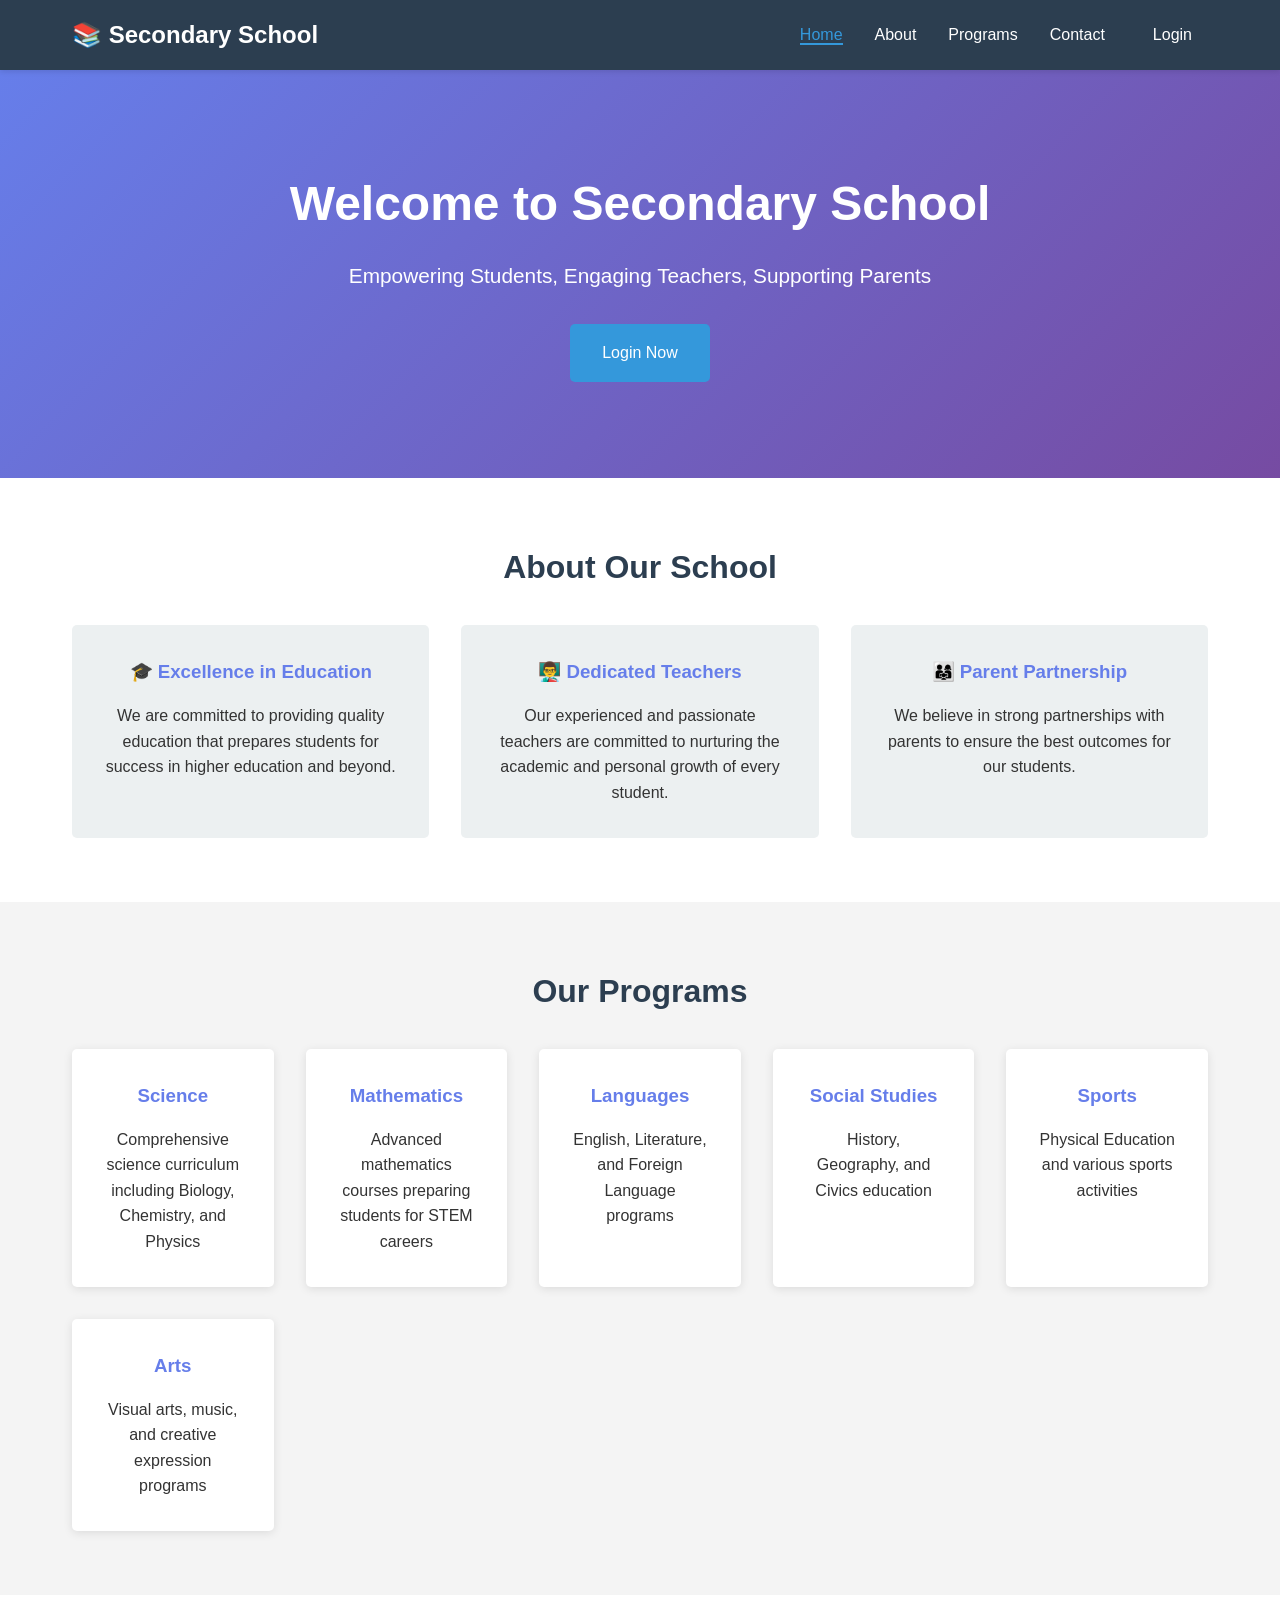
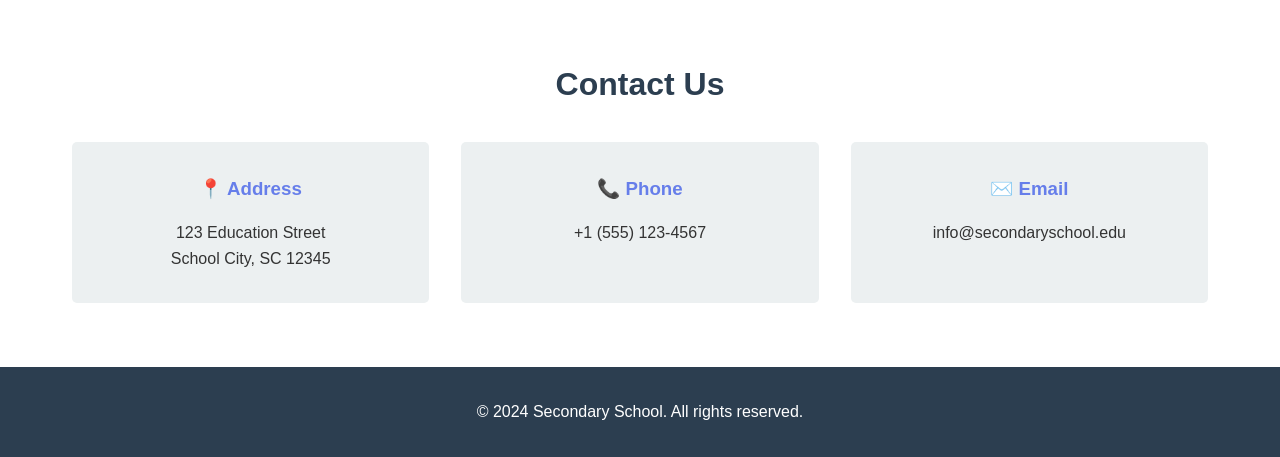
<file: index.html>
<!DOCTYPE html>
<html lang="en">
<head>
    <meta charset="UTF-8">
    <meta name="viewport" content="width=device-width, initial-scale=1.0">
    <title>Secondary School - Home</title>
    <link rel="stylesheet" href="styles.css">
</head>
<body>
    <nav class="navbar">
        <div class="nav-container">
            <div class="logo">📚 Secondary School</div>
            <ul class="nav-links">
                <li><a href="index.html" class="active">Home</a></li>
                <li><a href="#about">About</a></li>
                <li><a href="#programs">Programs</a></li>
                <li><a href="#contact">Contact</a></li>
                <li><a href="login.html" class="login-btn">Login</a></li>
            </ul>
        </div>
    </nav>

    <header class="hero">
        <div class="hero-content">
            <h1>Welcome to Secondary School</h1>
            <p>Empowering Students, Engaging Teachers, Supporting Parents</p>
            <a href="login.html" class="cta-btn">Login Now</a>
        </div>
    </header>

    <section id="about" class="about">
        <div class="container">
            <h2>About Our School</h2>
            <div class="about-content">
                <div class="about-item">
                    <h3>🎓 Excellence in Education</h3>
                    <p>We are committed to providing quality education that prepares students for success in higher education and beyond.</p>
                </div>
                <div class="about-item">
                    <h3>👨‍🏫 Dedicated Teachers</h3>
                    <p>Our experienced and passionate teachers are committed to nurturing the academic and personal growth of every student.</p>
                </div>
                <div class="about-item">
                    <h3>👨‍👩‍👧 Parent Partnership</h3>
                    <p>We believe in strong partnerships with parents to ensure the best outcomes for our students.</p>
                </div>
            </div>
        </div>
    </section>

    <section id="programs" class="programs">
        <div class="container">
            <h2>Our Programs</h2>
            <div class="programs-grid">
                <div class="program-card">
                    <h3>Science</h3>
                    <p>Comprehensive science curriculum including Biology, Chemistry, and Physics</p>
                </div>
                <div class="program-card">
                    <h3>Mathematics</h3>
                    <p>Advanced mathematics courses preparing students for STEM careers</p>
                </div>
                <div class="program-card">
                    <h3>Languages</h3>
                    <p>English, Literature, and Foreign Language programs</p>
                </div>
                <div class="program-card">
                    <h3>Social Studies</h3>
                    <p>History, Geography, and Civics education</p>
                </div>
                <div class="program-card">
                    <h3>Sports</h3>
                    <p>Physical Education and various sports activities</p>
                </div>
                <div class="program-card">
                    <h3>Arts</h3>
                    <p>Visual arts, music, and creative expression programs</p>
                </div>
            </div>
        </div>
    </section>

    <section id="contact" class="contact">
        <div class="container">
            <h2>Contact Us</h2>
            <div class="contact-info">
                <div class="contact-item">
                    <h3>📍 Address</h3>
                    <p>123 Education Street<br>School City, SC 12345</p>
                </div>
                <div class="contact-item">
                    <h3>📞 Phone</h3>
                    <p>+1 (555) 123-4567</p>
                </div>
                <div class="contact-item">
                    <h3>✉️ Email</h3>
                    <p>info@secondaryschool.edu</p>
                </div>
            </div>
        </div>
    </section>

    <footer>
        <p>&copy; 2024 Secondary School. All rights reserved.</p>
    </footer>
</body>
</html>
</file>
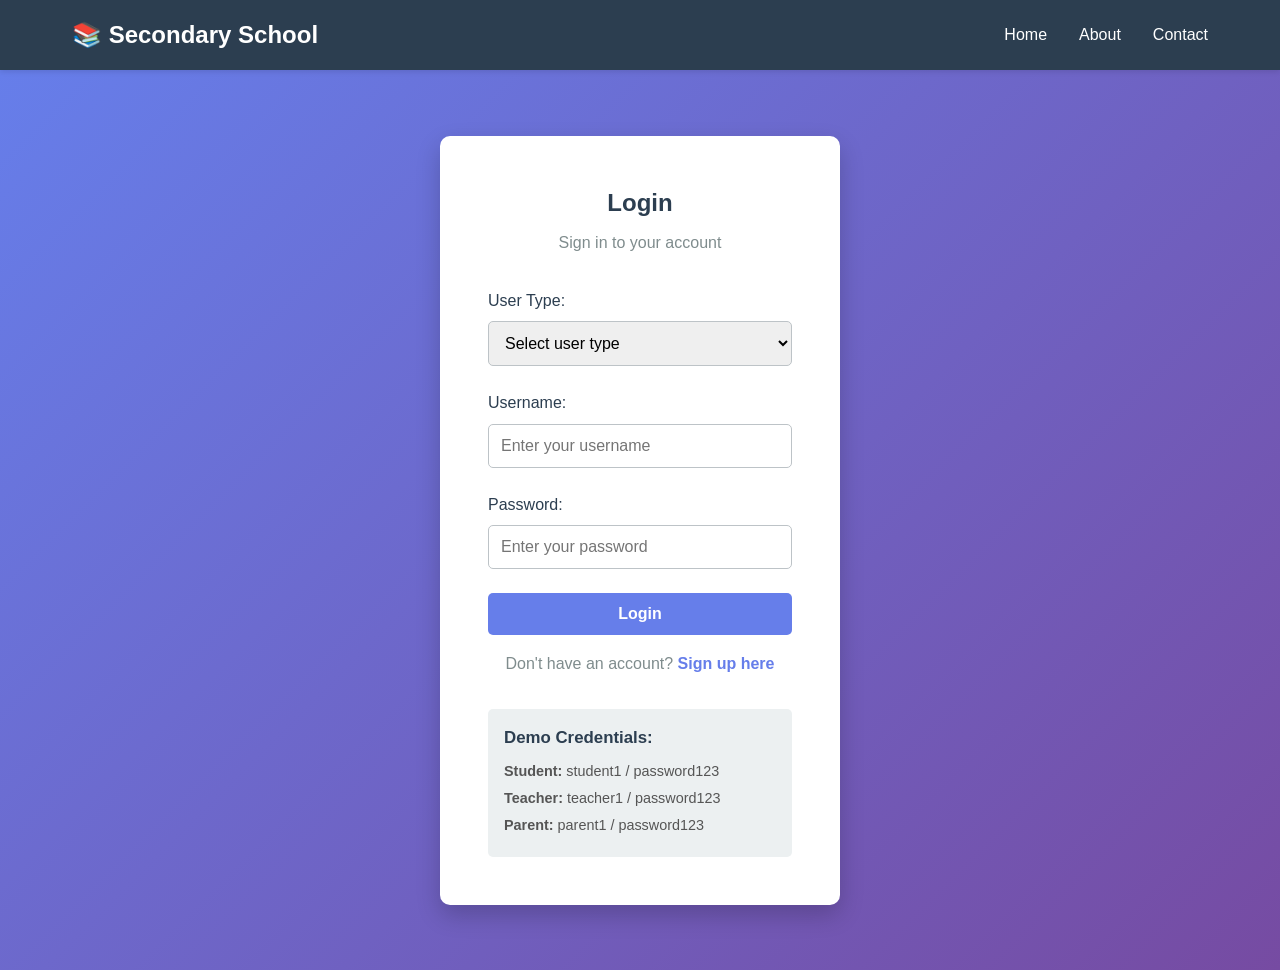
<file: login.html>
<!DOCTYPE html>
<html lang="en">
<head>
    <meta charset="UTF-8">
    <meta name="viewport" content="width=device-width, initial-scale=1.0">
    <title>Login - Secondary School</title>
    <link rel="stylesheet" href="styles.css">
</head>
<body>
    <nav class="navbar">
        <div class="nav-container">
            <div class="logo">📚 Secondary School</div>
            <ul class="nav-links">
                <li><a href="index.html">Home</a></li>
                <li><a href="index.html#about">About</a></li>
                <li><a href="index.html#contact">Contact</a></li>
            </ul>
        </div>
    </nav>

    <div class="login-container">
        <div class="login-box">
            <h2>Login</h2>
            <p class="subtitle">Sign in to your account</p>
            
            <form id="loginForm" onsubmit="handleLogin(event)">
                <div class="form-group">
                    <label for="userType">User Type:</label>
                    <select id="userType" required>
                        <option value="">Select user type</option>
                        <option value="student">Student</option>
                        <option value="teacher">Teacher</option>
                        <option value="parent">Parent</option>
                    </select>
                </div>

                <div class="form-group">
                    <label for="username">Username:</label>
                    <input type="text" id="username" placeholder="Enter your username" required>
                </div>

                <div class="form-group">
                    <label for="password">Password:</label>
                    <input type="password" id="password" placeholder="Enter your password" required>
                </div>

                <button type="submit" class="login-btn">Login</button>
            </form>

            <p class="signup-link">Don't have an account? <a href="signup.html">Sign up here</a></p>

            <div class="demo-credentials">
                <h3>Demo Credentials:</h3>
                <p><strong>Student:</strong> student1 / password123</p>
                <p><strong>Teacher:</strong> teacher1 / password123</p>
                <p><strong>Parent:</strong> parent1 / password123</p>
            </div>
        </div>
    </div>

    <script src="auth.js"></script>
</body>
</html>
</file>
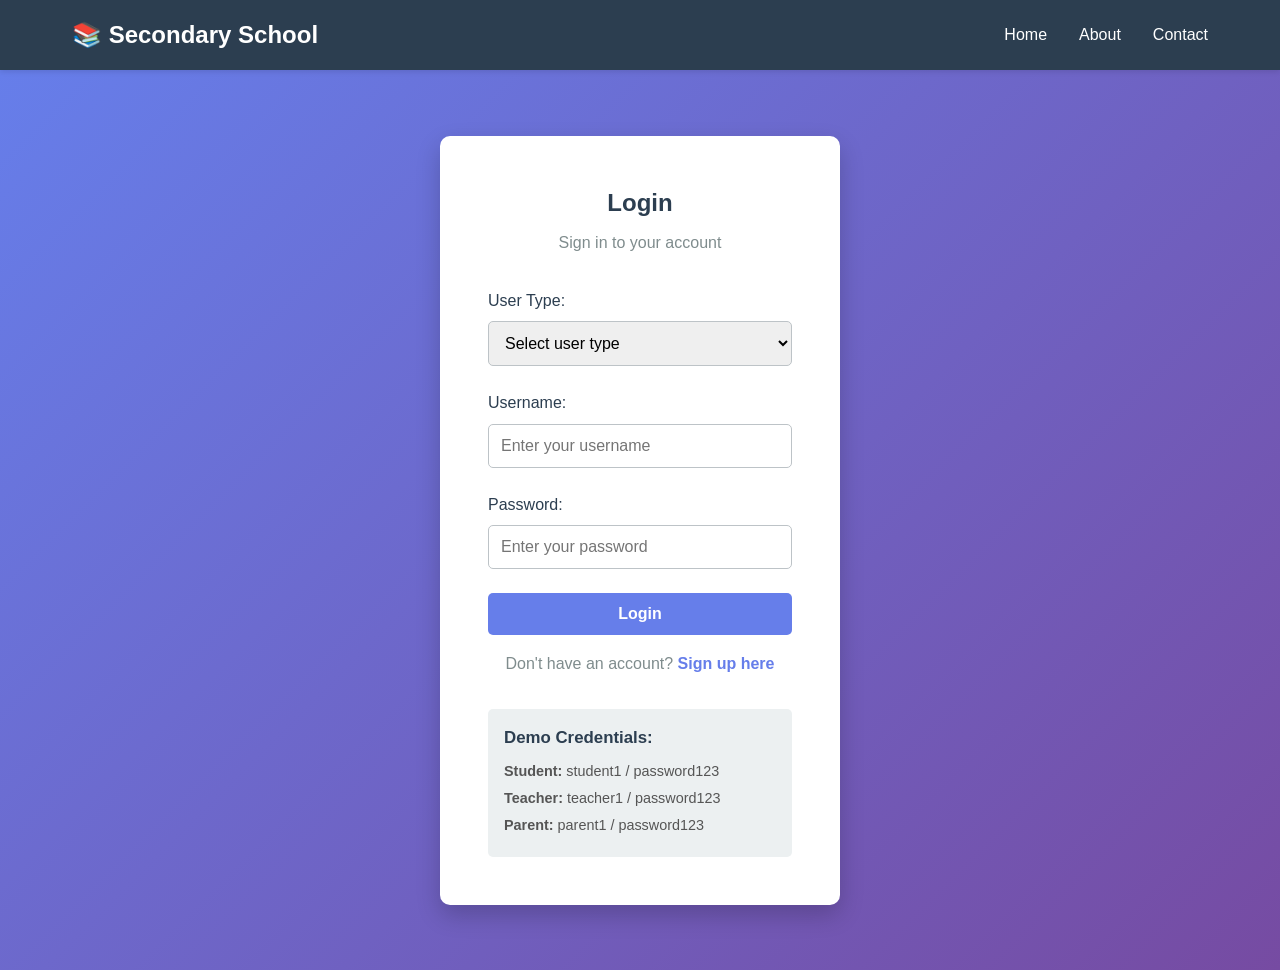
<file: parent-dashboard.html>
<!DOCTYPE html>
<html lang="en">
<head>
    <meta charset="UTF-8">
    <meta name="viewport" content="width=device-width, initial-scale=1.0">
    <title>Parent Dashboard - Secondary School</title>
    <link rel="stylesheet" href="styles.css">
</head>
<body>
    <nav class="navbar">
        <div class="nav-container">
            <div class="logo">📚 Secondary School</div>
            <ul class="nav-links">
                <li><a href="parent-dashboard.html" class="active">Dashboard</a></li>
                <li><a href="#student">Student Info</a></li>
                <li><a href="#progress">Progress</a></li>
                <li><a href="#contact">Contact Teacher</a></li>
                <li><button onclick="logout()" class="logout-btn">Logout</button></li>
            </ul>
        </div>
    </nav>

    <div class="dashboard-container">
        <aside class="sidebar">
            <div class="user-profile">
                <div class="avatar">👨‍👩‍👧‍👦</div>
                <h3 id="parentName"></h3>
                <p>Parent</p>
            </div>
            <nav class="sidebar-nav">
                <a href="#" onclick="showSection('overview')">Overview</a>
                <a href="#" onclick="showSection('student')">Child's Profile</a>
                <a href="#" onclick="showSection('grades')">Grades & Performance</a>
                <a href="#" onclick="showSection('attendance')">Attendance</a>
                <a href="#" onclick="showSection('progress')">Progress Report</a>
                <a href="#" onclick="showSection('contact')">Contact Teacher</a>
            </nav>
        </aside>

        <main class="dashboard-content">
            <section id="overview" class="section-content">
                <h2>Welcome to Parent Portal!</h2>
                <div class="dashboard-grid">
                    <div class="card">
                        <h3>👨‍🎓 Child's Name</h3>
                        <p id="childName">John Smith</p>
                    </div>
                    <div class="card">
                        <h3>📊 Current GPA</h3>
                        <p id="childGPA">3.8</p>
                    </div>
                    <div class="card">
                        <h3>✅ Attendance</h3>
                        <p id="childAttendance">95%</p>
                    </div>
                    <div class="card">
                        <h3>📚 Class</h3>
                        <p>Grade 10A</p>
                    </div>
                </div>
            </section>

            <section id="student" class="section-content hidden">
                <h2>Child's Profile</h2>
                <div class="profile-info">
                    <div class="info-group">
                        <h3>Personal Information</h3>
                        <p><strong>Name:</strong> <span id="fullName">John Smith</span></p>
                        <p><strong>Student ID:</strong> STU001</p>
                        <p><strong>Grade:</strong> 10</p>
                        <p><strong>Class:</strong> 10A</p>
                        <p><strong>Date of Birth:</strong> January 15, 2008</p>
                    </div>
                    <div class="info-group">
                        <h3>Contact Information</h3>
                        <p><strong>Email:</strong> john.smith@student.school.edu</p>
                        <p><strong>Phone:</strong> +1 (555) 123-4567 (School)</p>
                    </div>
                    <div class="info-group">
                        <h3>Guardian Information</h3>
                        <p><strong>Primary Guardian:</strong> Mary Smith</p>
                        <p><strong>Guardian Email:</strong> mary.smith@email.com</p>
                        <p><strong>Guardian Phone:</strong> +1 (555) 987-6543</p>
                    </div>
                </div>
            </section>

            <section id="grades" class="section-content hidden">
                <h2>Grades & Performance</h2>
                <table class="grades-table">
                    <thead>
                        <tr>
                            <th>Subject</th>
                            <th>Teacher</th>
                            <th>Latest Grade</th>
                            <th>Performance</th>
                            <th>Comment</th>
                        </tr>
                    </thead>
                    <tbody>
                        <tr>
                            <td>Mathematics</td>
                            <td>Mr. Johnson</td>
                            <td>A (92%)</td>
                            <td><div class="progress-bar"><div class="progress" style="width: 92%"></div></div></td>
                            <td>Excellent work</td>
                        </tr>
                        <tr>
                            <td>English</td>
                            <td>Ms. Smith</td>
                            <td>A- (88%)</td>
                            <td><div class="progress-bar"><div class="progress" style="width: 88%"></div></div></td>
                            <td>Good progress</td>
                        </tr>
                        <tr>
                            <td>Science</td>
                            <td>Dr. Brown</td>
                            <td>A (91%)</td>
                            <td><div class="progress-bar"><div class="progress" style="width: 91%"></div></div></td>
                            <td>Very good</td>
                        </tr>
                        <tr>
                            <td>History</td>
                            <td>Mr. Davis</td>
                            <td>B+ (85%)</td>
                            <td><div class="progress-bar"><div class="progress" style="width: 85%"></div></div></td>
                            <td>Satisfactory</td>
                        </tr>
                    </tbody>
                </table>
            </section>

            <section id="attendance" class="section-content hidden">
                <h2>Attendance Record</h2>
                <div class="attendance-stats">
                    <div class="stat-card">
                        <h3>Total Days Present</h3>
                        <p>180</p>
                    </div>
                    <div class="stat-card">
                        <h3>Days Absent</h3>
                        <p>5</p>
                    </div>
                    <div class="stat-card">
                        <h3>Days Late</h3>
                        <p>3</p>
                    </div>
                    <div class="stat-card">
                        <h3>Attendance %</h3>
                        <p>95%</p>
                    </div>
                </div>
                <h3>Recent Attendance</h3>
                <ul class="attendance-list">
                    <li>June 11, 2024 - Present</li>
                    <li>June 10, 2024 - Present</li>
                    <li>June 9, 2024 - Present</li>
                    <li>June 8, 2024 - Late</li>
                    <li>June 7, 2024 - Present</li>
                </ul>
            </section>

            <section id="progress" class="section-content hidden">
                <h2>Progress Report</h2>
                <div class="progress-cards">
                    <div class="progress-item">
                        <h3>Academic Performance</h3>
                        <p>Overall average: <strong>90%</strong></p>
                        <p>Current trend: Improving</p>
                        <p class="comment">Your child is performing very well academically. Keep encouraging consistent effort.</p>
                    </div>
                    <div class="progress-item">
                        <h3>Behavioral Conduct</h3>
                        <p>Rating: <strong>Excellent</strong></p>
                        <p>No disciplinary issues reported</p>
                        <p class="comment">Your child demonstrates excellent behavior and respect for school rules.</p>
                    </div>
                    <div class="progress-item">
                        <h3>Class Participation</h3>
                        <p>Rating: <strong>Good</strong></p>
                        <p>Participation level: Active</p>
                        <p class="comment">Your child participates well in class discussions and group activities.</p>
                    </div>
                </div>
            </section>

            <section id="contact" class="section-content hidden">
                <h2>Contact Teachers</h2>
                <div class="teachers-list">
                    <div class="teacher-card">
                        <h3>Mr. Johnson</h3>
                        <p><strong>Subject:</strong> Mathematics</p>
                        <p><strong>Email:</strong> john.johnson@school.edu</p>
                        <p><strong>Office Hours:</strong> Monday & Wednesday, 3:00-4:00 PM</p>
                        <button onclick="sendMessage('Mr. Johnson')">Send Message</button>
                    </div>
                    <div class="teacher-card">
                        <h3>Ms. Smith</h3>
                        <p><strong>Subject:</strong> English</p>
                        <p><strong>Email:</strong> smith.m@school.edu</p>
                        <p><strong>Office Hours:</strong> Tuesday & Thursday, 3:00-4:00 PM</p>
                        <button onclick="sendMessage('Ms. Smith')">Send Message</button>
                    </div>
                    <div class="teacher-card">
                        <h3>Dr. Brown</h3>
                        <p><strong>Subject:</strong> Science</p>
                        <p><strong>Email:</strong> brown.d@school.edu</p>
                        <p><strong>Office Hours:</strong> Monday & Friday, 3:00-4:00 PM</p>
                        <button onclick="sendMessage('Dr. Brown')">Send Message</button>
                    </div>
                </div>
            </section>
        </main>
    </div>

    <script src="dashboard.js"></script>
</body>
</html>
</file>
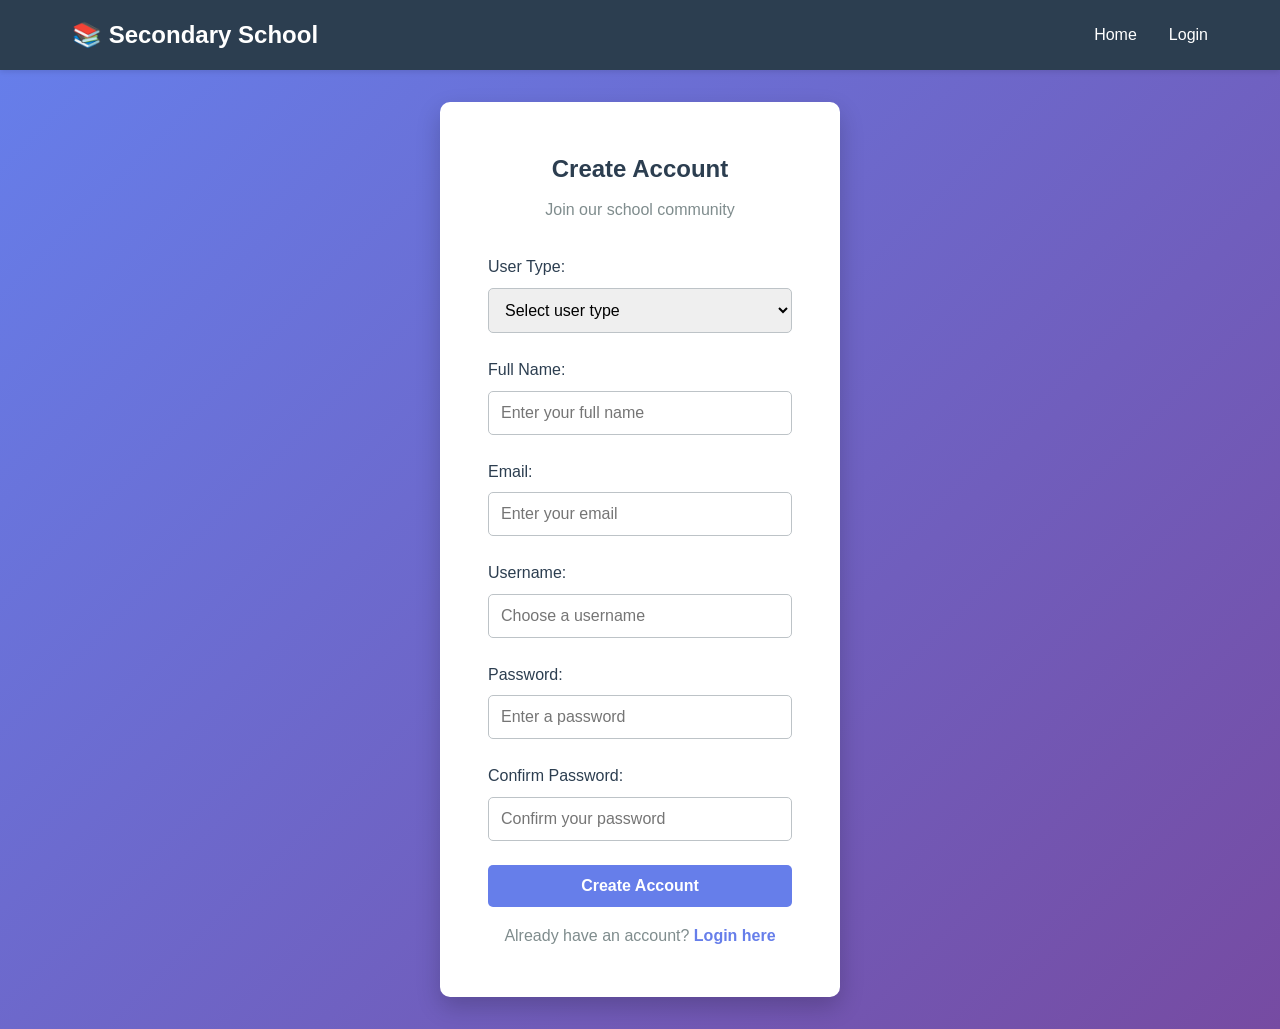
<file: signup.html>
<!DOCTYPE html>
<html lang="en">
<head>
    <meta charset="UTF-8">
    <meta name="viewport" content="width=device-width, initial-scale=1.0">
    <title>Sign Up - Secondary School</title>
    <link rel="stylesheet" href="styles.css">
</head>
<body>
    <nav class="navbar">
        <div class="nav-container">
            <div class="logo">📚 Secondary School</div>
            <ul class="nav-links">
                <li><a href="index.html">Home</a></li>
                <li><a href="login.html">Login</a></li>
            </ul>
        </div>
    </nav>

    <div class="signup-container">
        <div class="signup-box">
            <h2>Create Account</h2>
            <p class="subtitle">Join our school community</p>
            
            <form id="signupForm" onsubmit="handleSignup(event)">
                <div class="form-group">
                    <label for="userType">User Type:</label>
                    <select id="userType" required>
                        <option value="">Select user type</option>
                        <option value="student">Student</option>
                        <option value="teacher">Teacher</option>
                        <option value="parent">Parent</option>
                    </select>
                </div>

                <div class="form-group">
                    <label for="fullName">Full Name:</label>
                    <input type="text" id="fullName" placeholder="Enter your full name" required>
                </div>

                <div class="form-group">
                    <label for="email">Email:</label>
                    <input type="email" id="email" placeholder="Enter your email" required>
                </div>

                <div class="form-group">
                    <label for="username">Username:</label>
                    <input type="text" id="username" placeholder="Choose a username" required>
                </div>

                <div class="form-group">
                    <label for="password">Password:</label>
                    <input type="password" id="password" placeholder="Enter a password" required>
                </div>

                <div class="form-group">
                    <label for="confirmPassword">Confirm Password:</label>
                    <input type="password" id="confirmPassword" placeholder="Confirm your password" required>
                </div>

                <button type="submit" class="login-btn">Create Account</button>
            </form>

            <p class="signup-link">Already have an account? <a href="login.html">Login here</a></p>
        </div>
    </div>

    <script src="auth.js"></script>
</body>
</html>
</file>
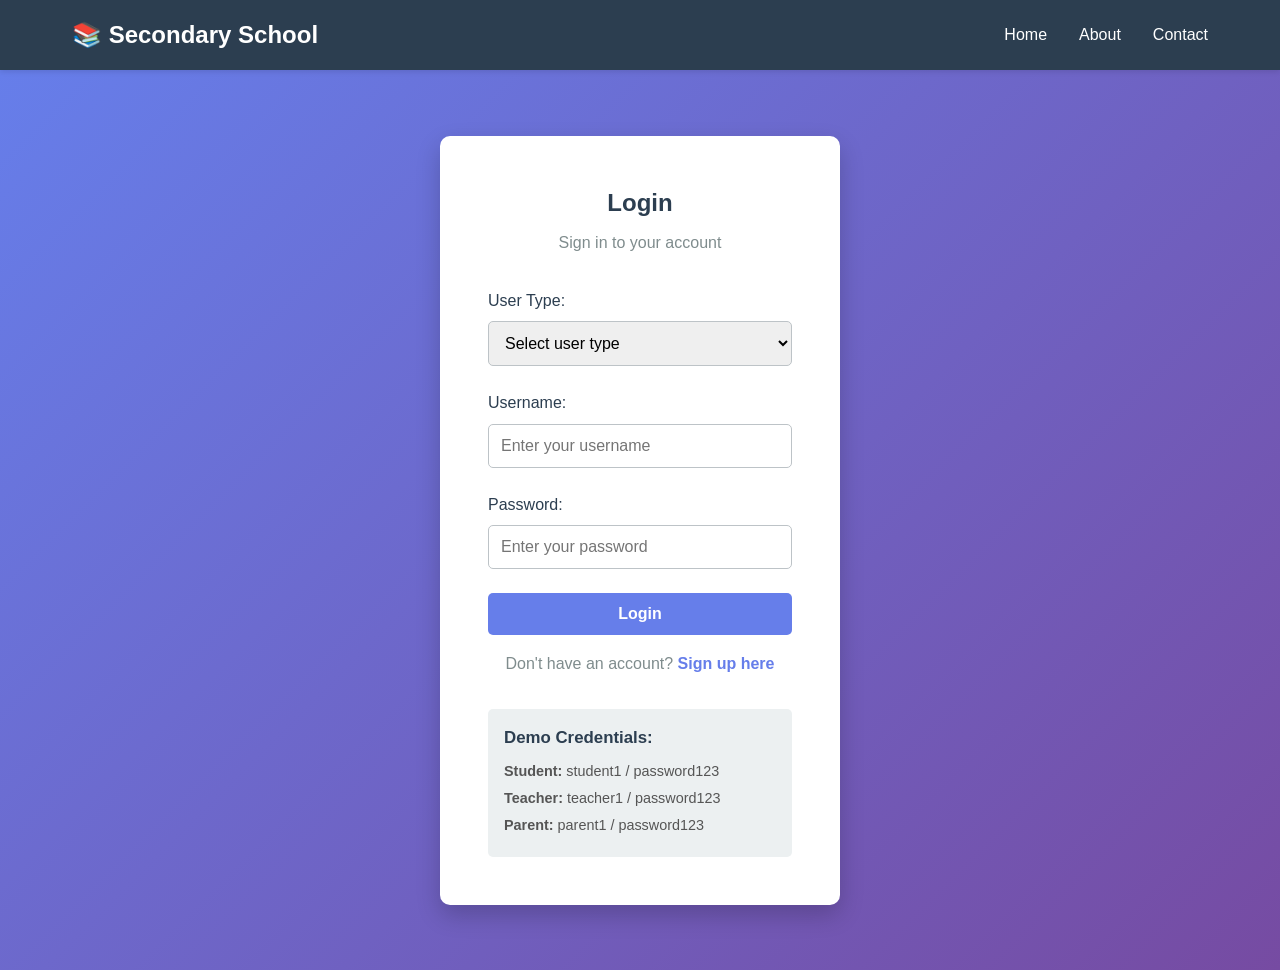
<file: student-dashboard.html>
<!DOCTYPE html>
<html lang="en">
<head>
    <meta charset="UTF-8">
    <meta name="viewport" content="width=device-width, initial-scale=1.0">
    <title>Student Dashboard - Secondary School</title>
    <link rel="stylesheet" href="styles.css">
</head>
<body>
    <nav class="navbar">
        <div class="nav-container">
            <div class="logo">📚 Secondary School</div>
            <ul class="nav-links">
                <li><a href="student-dashboard.html" class="active">Dashboard</a></li>
                <li><a href="#grades">Grades</a></li>
                <li><a href="#assignments">Assignments</a></li>
                <li><a href="#schedule">Schedule</a></li>
                <li><button onclick="logout()" class="logout-btn">Logout</button></li>
            </ul>
        </div>
    </nav>

    <div class="dashboard-container">
        <aside class="sidebar">
            <div class="user-profile">
                <div class="avatar">👨‍🎓</div>
                <h3 id="studentName"></h3>
                <p>Student</p>
            </div>
            <nav class="sidebar-nav">
                <a href="#" onclick="showSection('overview')">Overview</a>
                <a href="#" onclick="showSection('grades')">My Grades</a>
                <a href="#" onclick="showSection('assignments')">Assignments</a>
                <a href="#" onclick="showSection('attendance')">Attendance</a>
                <a href="#" onclick="showSection('schedule')">Class Schedule</a>
                <a href="#" onclick="showSection('messages')">Messages</a>
            </nav>
        </aside>

        <main class="dashboard-content">
            <section id="overview" class="section-content">
                <h2>Welcome Back!</h2>
                <div class="dashboard-grid">
                    <div class="card">
                        <h3>📊 Current GPA</h3>
                        <p class="large-text" id="gpa">3.8</p>
                    </div>
                    <div class="card">
                        <h3>📚 Courses</h3>
                        <p class="large-text">6</p>
                    </div>
                    <div class="card">
                        <h3>✅ Attendance</h3>
                        <p class="large-text">95%</p>
                    </div>
                    <div class="card">
                        <h3>📝 Pending Assignments</h3>
                        <p class="large-text" id="pendingAssignments">3</p>
                    </div>
                </div>
            </section>

            <section id="grades" class="section-content hidden">
                <h2>My Grades</h2>
                <table class="grades-table">
                    <thead>
                        <tr>
                            <th>Subject</th>
                            <th>Teacher</th>
                            <th>Grade</th>
                            <th>Percentage</th>
                        </tr>
                    </thead>
                    <tbody>
                        <tr>
                            <td>Mathematics</td>
                            <td>Mr. Johnson</td>
                            <td>A</td>
                            <td>92%</td>
                        </tr>
                        <tr>
                            <td>English</td>
                            <td>Ms. Smith</td>
                            <td>A-</td>
                            <td>88%</td>
                        </tr>
                        <tr>
                            <td>Science</td>
                            <td>Dr. Brown</td>
                            <td>A</td>
                            <td>91%</td>
                        </tr>
                        <tr>
                            <td>History</td>
                            <td>Mr. Davis</td>
                            <td>B+</td>
                            <td>85%</td>
                        </tr>
                    </tbody>
                </table>
            </section>

            <section id="assignments" class="section-content hidden">
                <h2>My Assignments</h2>
                <div class="assignments-list">
                    <div class="assignment-card">
                        <h3>Mathematics - Chapter 5 Problems</h3>
                        <p><strong>Subject:</strong> Mathematics</p>
                        <p><strong>Due Date:</strong> June 15, 2024</p>
                        <p><strong>Status:</strong> <span class="status-pending">Pending</span></p>
                    </div>
                    <div class="assignment-card">
                        <h3>English - Essay on Shakespeare</h3>
                        <p><strong>Subject:</strong> English</p>
                        <p><strong>Due Date:</strong> June 18, 2024</p>
                        <p><strong>Status:</strong> <span class="status-pending">Pending</span></p>
                    </div>
                    <div class="assignment-card">
                        <h3>Science - Lab Report</h3>
                        <p><strong>Subject:</strong> Science</p>
                        <p><strong>Due Date:</strong> June 12, 2024</p>
                        <p><strong>Status:</strong> <span class="status-submitted">Submitted</span></p>
                    </div>
                </div>
            </section>

            <section id="attendance" class="section-content hidden">
                <h2>Attendance Record</h2>
                <div class="attendance-stats">
                    <div class="stat-card">
                        <h3>Total Days Present</h3>
                        <p>180</p>
                    </div>
                    <div class="stat-card">
                        <h3>Days Absent</h3>
                        <p>5</p>
                    </div>
                    <div class="stat-card">
                        <h3>Days Late</h3>
                        <p>3</p>
                    </div>
                    <div class="stat-card">
                        <h3>Attendance Percentage</h3>
                        <p>95%</p>
                    </div>
                </div>
            </section>

            <section id="schedule" class="section-content hidden">
                <h2>Class Schedule</h2>
                <table class="schedule-table">
                    <thead>
                        <tr>
                            <th>Time</th>
                            <th>Monday</th>
                            <th>Tuesday</th>
                            <th>Wednesday</th>
                            <th>Thursday</th>
                            <th>Friday</th>
                        </tr>
                    </thead>
                    <tbody>
                        <tr>
                            <td>08:00 - 09:00</td>
                            <td>Mathematics</td>
                            <td>English</td>
                            <td>Science</td>
                            <td>History</td>
                            <td>PE</td>
                        </tr>
                        <tr>
                            <td>09:15 - 10:15</td>
                            <td>English</td>
                            <td>Science</td>
                            <td>Mathematics</td>
                            <td>PE</td>
                            <td>Arts</td>
                        </tr>
                        <tr>
                            <td>10:30 - 11:30</td>
                            <td>Science</td>
                            <td>History</td>
                            <td>PE</td>
                            <td>Mathematics</td>
                            <td>History</td>
                        </tr>
                    </tbody>
                </table>
            </section>

            <section id="messages" class="section-content hidden">
                <h2>Messages</h2>
                <div class="messages-list">
                    <div class="message-item">
                        <h4>From: Mr. Johnson (Mathematics)</h4>
                        <p>Great work on the last assignment! Keep it up.</p>
                        <p class="message-date">Today at 2:30 PM</p>
                    </div>
                    <div class="message-item">
                        <h4>From: Principal's Office</h4>
                        <p>Reminder: School assembly next Friday at 8:00 AM</p>
                        <p class="message-date">Yesterday at 10:15 AM</p>
                    </div>
                </div>
            </section>
        </main>
    </div>

    <script src="dashboard.js"></script>
</body>
</html>
</file>
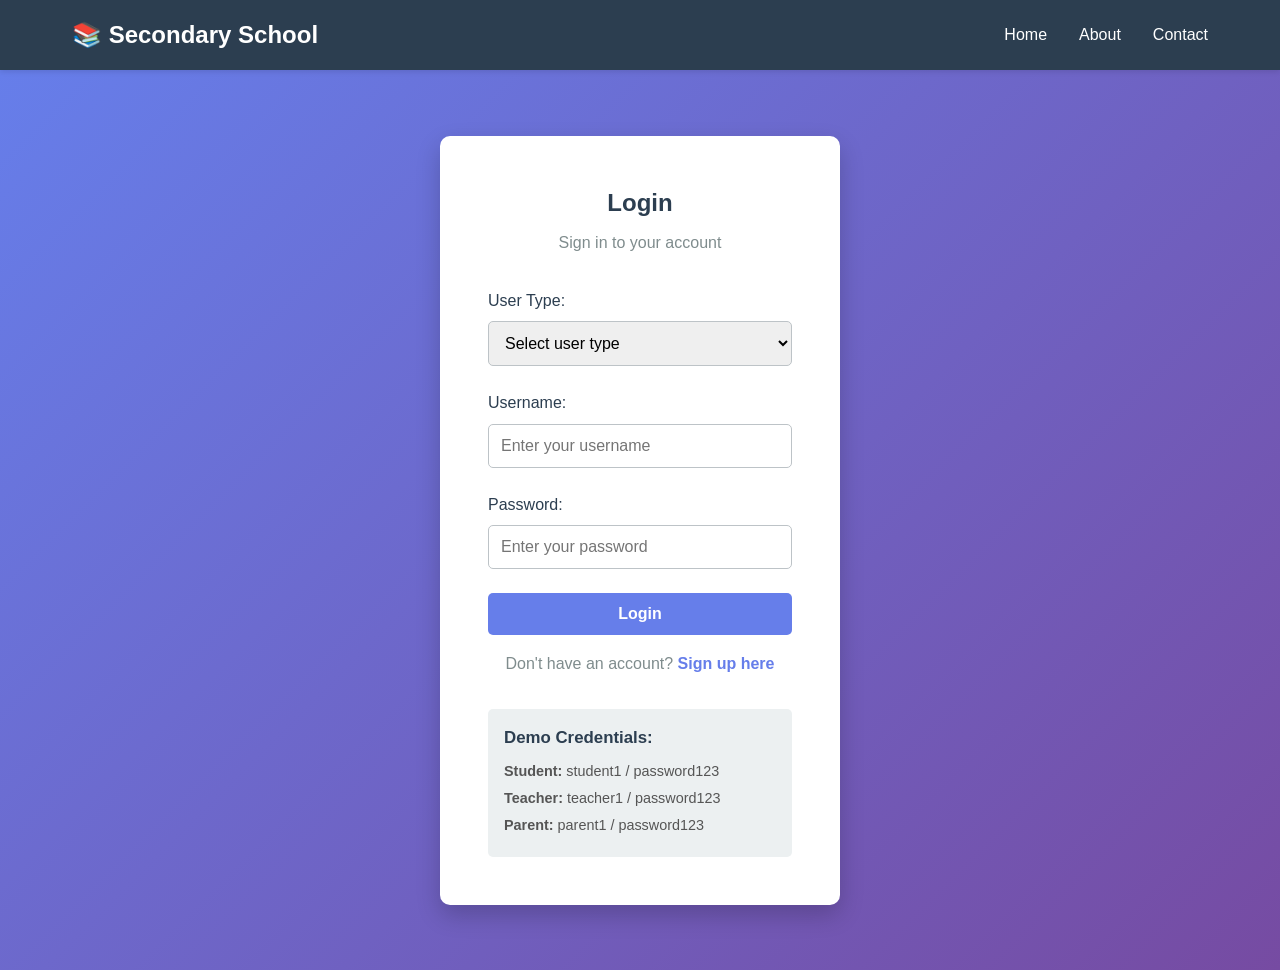
<file: teacher-dashboard.html>
<!DOCTYPE html>
<html lang="en">
<head>
    <meta charset="UTF-8">
    <meta name="viewport" content="width=device-width, initial-scale=1.0">
    <title>Teacher Dashboard - Secondary School</title>
    <link rel="stylesheet" href="styles.css">
</head>
<body>
    <nav class="navbar">
        <div class="nav-container">
            <div class="logo">📚 Secondary School</div>
            <ul class="nav-links">
                <li><a href="teacher-dashboard.html" class="active">Dashboard</a></li>
                <li><a href="#classes">My Classes</a></li>
                <li><a href="#grades">Grades</a></li>
                <li><a href="#assignments">Assignments</a></li>
                <li><button onclick="logout()" class="logout-btn">Logout</button></li>
            </ul>
        </div>
    </nav>

    <div class="dashboard-container">
        <aside class="sidebar">
            <div class="user-profile">
                <div class="avatar">👨‍🏫</div>
                <h3 id="teacherName"></h3>
                <p>Teacher</p>
            </div>
            <nav class="sidebar-nav">
                <a href="#" onclick="showSection('overview')">Overview</a>
                <a href="#" onclick="showSection('classes')">My Classes</a>
                <a href="#" onclick="showSection('grades')">Manage Grades</a>
                <a href="#" onclick="showSection('assignments')">Create Assignment</a>
                <a href="#" onclick="showSection('attendance')">Attendance</a>
                <a href="#" onclick="showSection('messages')">Messages</a>
            </nav>
        </aside>

        <main class="dashboard-content">
            <section id="overview" class="section-content">
                <h2>Welcome Back!</h2>
                <div class="dashboard-grid">
                    <div class="card">
                        <h3>📚 My Classes</h3>
                        <p class="large-text">4</p>
                    </div>
                    <div class="card">
                        <h3>👥 Total Students</h3>
                        <p class="large-text">120</p>
                    </div>
                    <div class="card">
                        <h3>📝 Pending Assignments</h3>
                        <p class="large-text">8</p>
                    </div>
                    <div class="card">
                        <h3>⏰ Office Hours</h3>
                        <p class="large-text">Today 3PM</p>
                    </div>
                </div>
            </section>

            <section id="classes" class="section-content hidden">
                <h2>My Classes</h2>
                <div class="classes-grid">
                    <div class="class-card">
                        <h3>Mathematics - Class 10A</h3>
                        <p><strong>Period:</strong> 08:00 - 09:00</p>
                        <p><strong>Students:</strong> 30</p>
                        <p><strong>Room:</strong> 101</p>
                        <button onclick="viewClassDetails('10A')">View Details</button>
                    </div>
                    <div class="class-card">
                        <h3>Mathematics - Class 10B</h3>
                        <p><strong>Period:</strong> 09:15 - 10:15</p>
                        <p><strong>Students:</strong> 28</p>
                        <p><strong>Room:</strong> 102</p>
                        <button onclick="viewClassDetails('10B')">View Details</button>
                    </div>
                    <div class="class-card">
                        <h3>Advanced Math - Class 12A</h3>
                        <p><strong>Period:</strong> 10:30 - 11:30</p>
                        <p><strong>Students:</strong> 25</p>
                        <p><strong>Room:</strong> 105</p>
                        <button onclick="viewClassDetails('12A')">View Details</button>
                    </div>
                    <div class="class-card">
                        <h3>Algebra - Class 11C</h3>
                        <p><strong>Period:</strong> 13:00 - 14:00</p>
                        <p><strong>Students:</strong> 32</p>
                        <p><strong>Room:</strong> 110</p>
                        <button onclick="viewClassDetails('11C')">View Details</button>
                    </div>
                </div>
            </section>

            <section id="grades" class="section-content hidden">
                <h2>Manage Grades</h2>
                <div class="grades-management">
                    <div class="filter-group">
                        <label for="classSelect">Select Class:</label>
                        <select id="classSelect">
                            <option>Class 10A</option>
                            <option>Class 10B</option>
                            <option>Class 12A</option>
                            <option>Class 11C</option>
                        </select>
                    </div>
                    <table class="grades-table">
                        <thead>
                            <tr>
                                <th>Student Name</th>
                                <th>Test 1</th>
                                <th>Test 2</th>
                                <th>Assignment</th>
                                <th>Final Grade</th>
                            </tr>
                        </thead>
                        <tbody>
                            <tr>
                                <td>John Smith</td>
                                <td><input type="number" min="0" max="100" value="85"></td>
                                <td><input type="number" min="0" max="100" value="90"></td>
                                <td><input type="number" min="0" max="100" value="88"></td>
                                <td>88</td>
                            </tr>
                            <tr>
                                <td>Jane Doe</td>
                                <td><input type="number" min="0" max="100" value="92"></td>
                                <td><input type="number" min="0" max="100" value="95"></td>
                                <td><input type="number" min="0" max="100" value="91"></td>
                                <td>93</td>
                            </tr>
                        </tbody>
                    </table>
                    <button class="save-btn">Save Grades</button>
                </div>
            </section>

            <section id="assignments" class="section-content hidden">
                <h2>Create New Assignment</h2>
                <form id="assignmentForm" class="assignment-form">
                    <div class="form-group">
                        <label for="assignmentClass">Select Class:</label>
                        <select id="assignmentClass" required>
                            <option>Class 10A</option>
                            <option>Class 10B</option>
                            <option>Class 12A</option>
                            <option>Class 11C</option>
                        </select>
                    </div>
                    <div class="form-group">
                        <label for="assignmentTitle">Assignment Title:</label>
                        <input type="text" id="assignmentTitle" placeholder="e.g., Chapter 5 Problems" required>
                    </div>
                    <div class="form-group">
                        <label for="assignmentDesc">Description:</label>
                        <textarea id="assignmentDesc" placeholder="Assignment details..." required></textarea>
                    </div>
                    <div class="form-group">
                        <label for="dueDate">Due Date:</label>
                        <input type="date" id="dueDate" required>
                    </div>
                    <button type="submit" class="submit-btn">Create Assignment</button>
                </form>
            </section>

            <section id="attendance" class="section-content hidden">
                <h2>Mark Attendance</h2>
                <div class="attendance-section">
                    <div class="filter-group">
                        <label for="attendanceClass">Select Class:</label>
                        <select id="attendanceClass">
                            <option>Class 10A</option>
                            <option>Class 10B</option>
                            <option>Class 12A</option>
                            <option>Class 11C</option>
                        </select>
                        <input type="date" id="attendanceDate">
                        <button onclick="loadAttendance()">Load Class</button>
                    </div>
                    <table class="attendance-table">
                        <thead>
                            <tr>
                                <th>Student Name</th>
                                <th>Present</th>
                                <th>Absent</th>
                                <th>Late</th>
                            </tr>
                        </thead>
                        <tbody>
                            <tr>
                                <td>John Smith</td>
                                <td><input type="radio" name="john" value="present"></td>
                                <td><input type="radio" name="john" value="absent"></td>
                                <td><input type="radio" name="john" value="late"></td>
                            </tr>
                        </tbody>
                    </table>
                    <button class="save-btn">Save Attendance</button>
                </div>
            </section>

            <section id="messages" class="section-content hidden">
                <h2>Messages</h2>
                <div class="messages-list">
                    <div class="message-item">
                        <h4>From: Principal</h4>
                        <p>Meeting at 4:00 PM today in the principal's office</p>
                        <p class="message-date">Today at 1:30 PM</p>
                    </div>
                </div>
            </section>
        </main>
    </div>

    <script src="dashboard.js"></script>
</body>
</html>
</file>
<file: styles.css>
* {
    margin: 0;
    padding: 0;
    box-sizing: border-box;
}

body {
    font-family: 'Segoe UI', Tahoma, Geneva, Verdana, sans-serif;
    line-height: 1.6;
    color: #333;
    background-color: #f4f4f4;
}

/* Navbar */
.navbar {
    background-color: #2c3e50;
    color: white;
    padding: 1rem 0;
    position: sticky;
    top: 0;
    box-shadow: 0 2px 5px rgba(0, 0, 0, 0.1);
    z-index: 100;
}

.nav-container {
    max-width: 1200px;
    margin: 0 auto;
    display: flex;
    justify-content: space-between;
    align-items: center;
    padding: 0 2rem;
}

.logo {
    font-size: 1.5rem;
    font-weight: bold;
}

.nav-links {
    display: flex;
    list-style: none;
    gap: 2rem;
}

.nav-links a, .logout-btn {
    color: white;
    text-decoration: none;
    transition: color 0.3s;
    border: none;
    background: none;
    cursor: pointer;
    font-size: 1rem;
}

.nav-links a:hover, .logout-btn:hover {
    color: #3498db;
}

.nav-links a.active {
    color: #3498db;
    border-bottom: 2px solid #3498db;
}

.login-btn, .logout-btn {
    background-color: #3498db;
    padding: 0.5rem 1rem;
    border-radius: 5px;
    color: white;
}

.login-btn:hover, .logout-btn:hover {
    background-color: #2980b9;
    color: white;
}

/* Hero Section */
.hero {
    background: linear-gradient(135deg, #667eea 0%, #764ba2 100%);
    color: white;
    padding: 6rem 2rem;
    text-align: center;
}

.hero-content h1 {
    font-size: 3rem;
    margin-bottom: 1rem;
}

.hero-content p {
    font-size: 1.3rem;
    margin-bottom: 2rem;
}

.cta-btn {
    background-color: #3498db;
    color: white;
    padding: 1rem 2rem;
    text-decoration: none;
    border-radius: 5px;
    transition: background-color 0.3s;
    display: inline-block;
}

.cta-btn:hover {
    background-color: #2980b9;
}

/* Container */
.container {
    max-width: 1200px;
    margin: 0 auto;
    padding: 0 2rem;
}

/* About Section */
.about {
    padding: 4rem 0;
    background-color: white;
}

.about h2, .programs h2, .contact h2 {
    text-align: center;
    font-size: 2rem;
    margin-bottom: 2rem;
    color: #2c3e50;
}

.about-content {
    display: grid;
    grid-template-columns: repeat(auto-fit, minmax(250px, 1fr));
    gap: 2rem;
}

.about-item {
    padding: 2rem;
    background-color: #ecf0f1;
    border-radius: 5px;
    text-align: center;
}

.about-item h3 {
    color: #667eea;
    margin-bottom: 1rem;
}

/* Programs Section */
.programs {
    padding: 4rem 0;
    background-color: #f4f4f4;
}

.programs-grid {
    display: grid;
    grid-template-columns: repeat(auto-fit, minmax(200px, 1fr));
    gap: 2rem;
}

.program-card {
    background-color: white;
    padding: 2rem;
    border-radius: 5px;
    text-align: center;
    box-shadow: 0 2px 10px rgba(0, 0, 0, 0.1);
    transition: transform 0.3s;
}

.program-card:hover {
    transform: translateY(-5px);
}

.program-card h3 {
    color: #667eea;
    margin-bottom: 1rem;
}

/* Contact Section */
.contact {
    padding: 4rem 0;
    background-color: white;
}

.contact-info {
    display: grid;
    grid-template-columns: repeat(auto-fit, minmax(200px, 1fr));
    gap: 2rem;
    margin-top: 2rem;
}

.contact-item {
    text-align: center;
    padding: 2rem;
    background-color: #ecf0f1;
    border-radius: 5px;
}

.contact-item h3 {
    color: #667eea;
    margin-bottom: 1rem;
}

/* Footer */
footer {
    background-color: #2c3e50;
    color: white;
    text-align: center;
    padding: 2rem 0;
}

/* Login/Signup Container */
.login-container, .signup-container {
    display: flex;
    justify-content: center;
    align-items: center;
    min-height: 100vh;
    padding: 2rem;
    background: linear-gradient(135deg, #667eea 0%, #764ba2 100%);
}

.login-box, .signup-box {
    background: white;
    padding: 3rem;
    border-radius: 10px;
    box-shadow: 0 10px 25px rgba(0, 0, 0, 0.2);
    width: 100%;
    max-width: 400px;
}

.login-box h2, .signup-box h2 {
    text-align: center;
    color: #2c3e50;
    margin-bottom: 0.5rem;
}

.subtitle {
    text-align: center;
    color: #7f8c8d;
    margin-bottom: 2rem;
}

.form-group {
    margin-bottom: 1.5rem;
}

.form-group label {
    display: block;
    margin-bottom: 0.5rem;
    color: #2c3e50;
    font-weight: 500;
}

.form-group input, .form-group select, .form-group textarea {
    width: 100%;
    padding: 0.75rem;
    border: 1px solid #bdc3c7;
    border-radius: 5px;
    font-size: 1rem;
    transition: border-color 0.3s;
}

.form-group input:focus, .form-group select:focus, .form-group textarea:focus {
    outline: none;
    border-color: #667eea;
    box-shadow: 0 0 5px rgba(102, 126, 234, 0.3);
}

.login-box button[type="submit"], .signup-box button[type="submit"] {
    width: 100%;
    padding: 0.75rem;
    background-color: #667eea;
    color: white;
    border: none;
    border-radius: 5px;
    font-size: 1rem;
    font-weight: bold;
    cursor: pointer;
    transition: background-color 0.3s;
}

.login-box button[type="submit"]:hover, .signup-box button[type="submit"]:hover {
    background-color: #764ba2;
}

.signup-link {
    text-align: center;
    margin-top: 1rem;
    color: #7f8c8d;
}

.signup-link a {
    color: #667eea;
    text-decoration: none;
    font-weight: bold;
}

.signup-link a:hover {
    text-decoration: underline;
}

.demo-credentials {
    background-color: #ecf0f1;
    padding: 1rem;
    border-radius: 5px;
    margin-top: 2rem;
    font-size: 0.9rem;
}

.demo-credentials h3 {
    color: #2c3e50;
    margin-bottom: 0.5rem;
}

.demo-credentials p {
    margin: 0.25rem 0;
    color: #555;
}

/* Dashboard */
.dashboard-container {
    display: flex;
    min-height: 100vh;
    background-color: #f4f4f4;
}

.sidebar {
    width: 250px;
    background-color: #2c3e50;
    color: white;
    padding: 2rem 0;
    position: fixed;
    height: 100vh;
    overflow-y: auto;
}

.user-profile {
    text-align: center;
    padding: 2rem 1rem;
    border-bottom: 1px solid #34495e;
}

.avatar {
    font-size: 3rem;
    margin-bottom: 1rem;
}

.user-profile h3 {
    margin-bottom: 0.5rem;
}

.sidebar-nav {
    display: flex;
    flex-direction: column;
}

.sidebar-nav a {
    color: white;
    text-decoration: none;
    padding: 1rem 1.5rem;
    transition: background-color 0.3s;
    border-left: 3px solid transparent;
}

.sidebar-nav a:hover {
    background-color: #34495e;
    border-left-color: #3498db;
}

.dashboard-content {
    margin-left: 250px;
    padding: 2rem;
    width: calc(100% - 250px);
}

.dashboard-content h2 {
    color: #2c3e50;
    margin-bottom: 2rem;
}

.dashboard-grid {
    display: grid;
    grid-template-columns: repeat(auto-fit, minmax(200px, 1fr));
    gap: 2rem;
    margin-bottom: 2rem;
}

.card {
    background: white;
    padding: 2rem;
    border-radius: 10px;
    box-shadow: 0 2px 10px rgba(0, 0, 0, 0.1);
    text-align: center;
}

.card h3 {
    color: #667eea;
    margin-bottom: 1rem;
}

.large-text {
    font-size: 2rem;
    font-weight: bold;
    color: #2c3e50;
}

.section-content {
    display: none;
}

.section-content.visible {
    display: block;
}

.hidden {
    display: none !important;
}

/* Tables */
table {
    width: 100%;
    border-collapse: collapse;
    background-color: white;
    box-shadow: 0 2px 10px rgba(0, 0, 0, 0.1);
    border-radius: 5px;
    overflow: hidden;
    margin-bottom: 2rem;
}

table thead {
    background-color: #667eea;
    color: white;
}

table th, table td {
    padding: 1rem;
    text-align: left;
    border-bottom: 1px solid #ecf0f1;
}

table tbody tr:hover {
    background-color: #f9f9f9;
}

table tbody tr:last-child td {
    border-bottom: none;
}

table input[type="number"], table input[type="radio"] {
    padding: 0.5rem;
    border: 1px solid #bdc3c7;
    border-radius: 3px;
}

/* Assignment Cards */
.assignments-list {
    display: grid;
    grid-template-columns: repeat(auto-fill, minmax(300px, 1fr));
    gap: 2rem;
}

.assignment-card {
    background: white;
    padding: 2rem;
    border-radius: 10px;
    box-shadow: 0 2px 10px rgba(0, 0, 0, 0.1);
    border-left: 4px solid #667eea;
}

.assignment-card h3 {
    color: #2c3e50;
    margin-bottom: 1rem;
}

.assignment-card p {
    margin-bottom: 0.5rem;
    color: #555;
}

.status-pending {
    background-color: #f39c12;
    color: white;
    padding: 0.25rem 0.75rem;
    border-radius: 3px;
    font-size: 0.85rem;
}

.status-submitted {
    background-color: #27ae60;
    color: white;
    padding: 0.25rem 0.75rem;
    border-radius: 3px;
    font-size: 0.85rem;
}

/* Class Cards */
.classes-grid {
    display: grid;
    grid-template-columns: repeat(auto-fill, minmax(250px, 1fr));
    gap: 2rem;
    margin-bottom: 2rem;
}

.class-card {
    background: white;
    padding: 2rem;
    border-radius: 10px;
    box-shadow: 0 2px 10px rgba(0, 0, 0, 0.1);
    border-top: 4px solid #667eea;
}

.class-card h3 {
    color: #2c3e50;
    margin-bottom: 1rem;
}

.class-card p {
    margin-bottom: 0.5rem;
    color: #555;
}

.class-card button {
    background-color: #667eea;
    color: white;
    padding: 0.5rem 1rem;
    border: none;
    border-radius: 5px;
    cursor: pointer;
    transition: background-color 0.3s;
    width: 100%;
    margin-top: 1rem;
}

.class-card button:hover {
    background-color: #764ba2;
}

/* Attendance Stats */
.attendance-stats {
    display: grid;
    grid-template-columns: repeat(auto-fit, minmax(150px, 1fr));
    gap: 2rem;
    margin-bottom: 2rem;
}

.stat-card {
    background: white;
    padding: 2rem;
    border-radius: 10px;
    box-shadow: 0 2px 10px rgba(0, 0, 0, 0.1);
    text-align: center;
}

.stat-card h3 {
    color: #667eea;
    font-size: 0.9rem;
    margin-bottom: 1rem;
}

.stat-card p {
    font-size: 2rem;
    font-weight: bold;
    color: #2c3e50;
}

/* Messages */
.messages-list {
    display: flex;
    flex-direction: column;
    gap: 1rem;
}

.message-item {
    background: white;
    padding: 2rem;
    border-radius: 10px;
    box-shadow: 0 2px 10px rgba(0, 0, 0, 0.1);
    border-left: 4px solid #667eea;
}

.message-item h4 {
    color: #2c3e50;
    margin-bottom: 0.5rem;
}

.message-item p {
    color: #555;
    margin-bottom: 0.5rem;
}

.message-date {
    font-size: 0.85rem;
    color: #95a5a6;
}

/* Filter Groups */
.filter-group {
    display: flex;
    gap: 1rem;
    margin-bottom: 2rem;
    flex-wrap: wrap;
    align-items: center;
}

.filter-group label {
    color: #2c3e50;
    font-weight: 500;
}

.filter-group select, .filter-group input[type="date"] {
    padding: 0.5rem;
    border: 1px solid #bdc3c7;
    border-radius: 5px;
    font-size: 0.9rem;
}

.filter-group button {
    background-color: #667eea;
    color: white;
    padding: 0.5rem 1rem;
    border: none;
    border-radius: 5px;
    cursor: pointer;
    transition: background-color 0.3s;
}

.filter-group button:hover {
    background-color: #764ba2;
}

/* Forms */
.assignment-form {
    background: white;
    padding: 2rem;
    border-radius: 10px;
    box-shadow: 0 2px 10px rgba(0, 0, 0, 0.1);
}

.assignment-form .form-group {
    margin-bottom: 1.5rem;
}

.submit-btn, .save-btn {
    background-color: #667eea;
    color: white;
    padding: 0.75rem 2rem;
    border: none;
    border-radius: 5px;
    cursor: pointer;
    transition: background-color 0.3s;
    font-weight: bold;
}

.submit-btn:hover, .save-btn:hover {
    background-color: #764ba2;
}

/* Progress Bar */
.progress-bar {
    background-color: #ecf0f1;
    height: 20px;
    border-radius: 10px;
    overflow: hidden;
}

.progress {
    background: linear-gradient(90deg, #667eea, #764ba2);
    height: 100%;
    transition: width 0.3s;
}

/* Teacher Cards */
.teachers-list {
    display: grid;
    grid-template-columns: repeat(auto-fill, minmax(300px, 1fr));
    gap: 2rem;
}

.teacher-card {
    background: white;
    padding: 2rem;
    border-radius: 10px;
    box-shadow: 0 2px 10px rgba(0, 0, 0, 0.1);
}

.teacher-card h3 {
    color: #667eea;
    margin-bottom: 1rem;
}

.teacher-card p {
    color: #555;
    margin-bottom: 0.5rem;
}

.teacher-card button {
    background-color: #27ae60;
    color: white;
    padding: 0.5rem 1rem;
    border: none;
    border-radius: 5px;
    cursor: pointer;
    transition: background-color 0.3s;
    width: 100%;
    margin-top: 1rem;
}

.teacher-card button:hover {
    background-color: #229954;
}

/* Progress Items */
.progress-cards {
    display: grid;
    grid-template-columns: repeat(auto-fit, minmax(300px, 1fr));
    gap: 2rem;
}

.progress-item {
    background: white;
    padding: 2rem;
    border-radius: 10px;
    box-shadow: 0 2px 10px rgba(0, 0, 0, 0.1);
    border-left: 4px solid #667eea;
}

.progress-item h3 {
    color: #2c3e50;
    margin-bottom: 1rem;
}

.progress-item p {
    color: #555;
    margin-bottom: 0.5rem;
}

.comment {
    background-color: #ecf0f1;
    padding: 1rem;
    border-radius: 5px;
    margin-top: 1rem;
    font-style: italic;
    color: #555;
}

/* Profile Info */
.profile-info {
    display: grid;
    grid-template-columns: repeat(auto-fit, minmax(300px, 1fr));
    gap: 2rem;
}

.info-group {
    background: white;
    padding: 2rem;
    border-radius: 10px;
    box-shadow: 0 2px 10px rgba(0, 0, 0, 0.1);
}

.info-group h3 {
    color: #667eea;
    margin-bottom: 1rem;
    border-bottom: 2px solid #ecf0f1;
    padding-bottom: 1rem;
}

.info-group p {
    margin-bottom: 0.75rem;
    color: #555;
}

/* Attendance List */
.attendance-list {
    list-style: none;
    margin-top: 1rem;
}

.attendance-list li {
    background: white;
    padding: 1rem;
    margin-bottom: 0.5rem;
    border-radius: 5px;
    border-left: 4px solid #667eea;
}

/* Responsive */
@media (max-width: 768px) {
    .nav-links {
        gap: 1rem;
        font-size: 0.9rem;
    }
    
    .hero-content h1 {
        font-size: 2rem;
    }
    
    .sidebar {
        width: 100%;
        height: auto;
        position: relative;
    }
    
    .dashboard-content {
        margin-left: 0;
        width: 100%;
        padding: 1rem;
    }
    
    .dashboard-grid, .about-content, .programs-grid, .contact-info {
        grid-template-columns: 1fr;
    }
    
    .assignment-form, .filter-group {
        flex-direction: column;
    }
}
</file>
